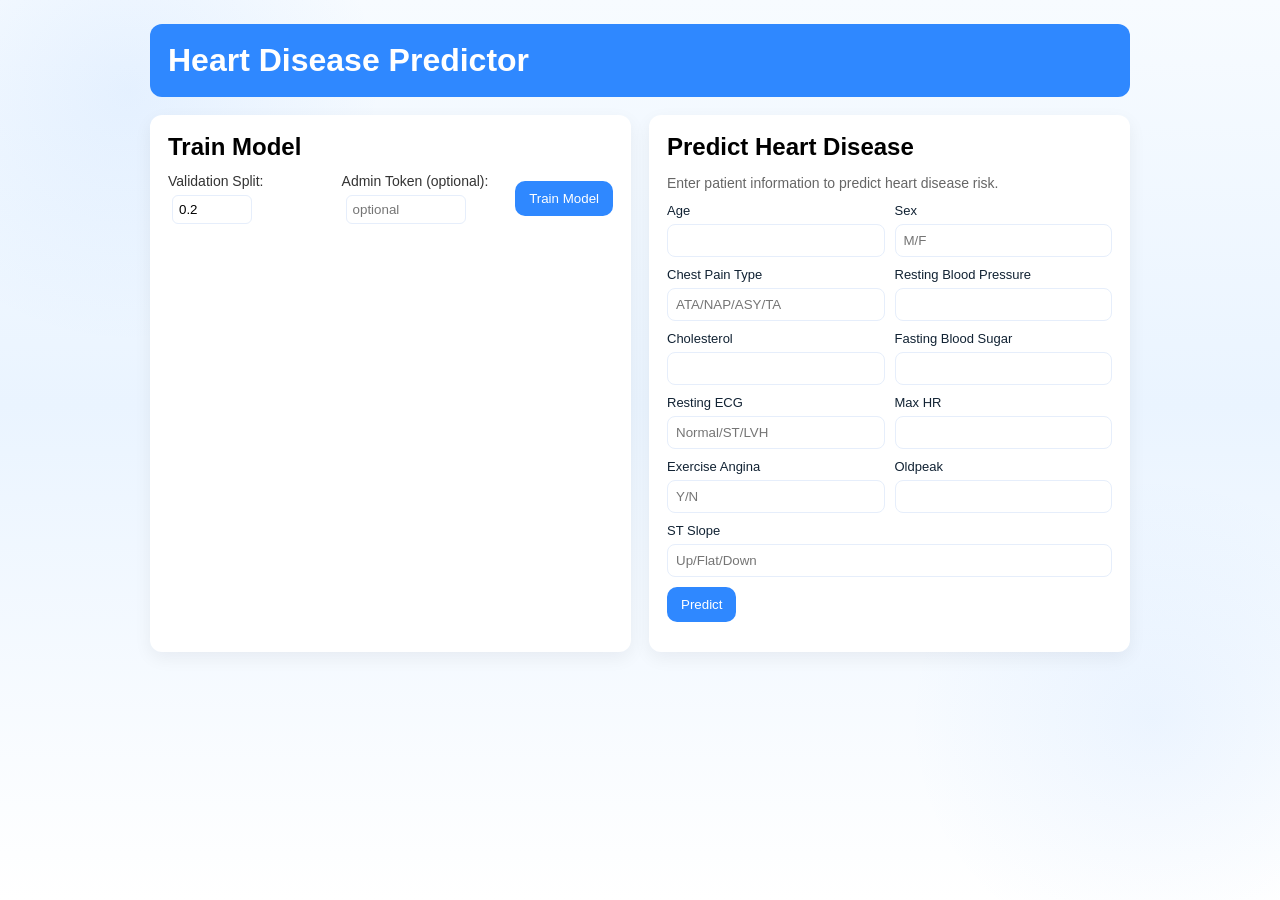
<file: index.html>
<!doctype html>
<html lang="en">
  <head>
    <meta charset="utf-8" />
    <meta name="viewport" content="width=device-width, initial-scale=1" />
    <title>Heart Disease Predictor</title>
    <link rel="stylesheet" href="styles.css" />
  </head>
  <body>
    <div class="app">
      <header class="hero">
        <h1>Heart Disease Predictor</h1>
      </header>

      <main class="grid">
        <section class="panel">
          <h2>Train Model</h2>
          <div style="display:flex;gap:8px;align-items:center;flex-wrap:wrap">
            <label style="font-size:14px;color:#333">Validation Split:
              <input id="val_size" type="number" step="0.05" min="0" max="0.9" value="0.2" title="Validation size (0-0.9)" style="width:80px;padding:6px;border-radius:6px;border:1px solid #e6eefb;margin-left:4px" />
            </label>
            <label style="font-size:14px;color:#333" title="Optional: Enter admin token to authorize training">Admin Token (optional):
              <input id="train_secret" type="password" placeholder="optional" style="width:120px;padding:6px;border-radius:6px;border:1px solid #e6eefb;margin-left:4px" />
            </label>
            <button id="trainBtn" class="btn primary">Train Model</button>
          </div>
          <div id="trainResult" class="result" style="margin-top:12px"></div>
          <div id="analysisPanel" style="margin-top:16px;display:none">
            <h3 style="font-size:22px;margin-bottom:8px;color:#333">Prediction & Analysis</h3>
            <canvas id="probChart" width="280" height="180"></canvas>
            <div id="probLabel" style="font-size:14px;margin-top:8px;color:#123"></div>
            
            <div style="margin-top:20px">
              <h4 style="font-size:16px;margin-bottom:12px;color:#333;font-weight:600">Key Factors</h4>
              <div id="keyFactors" style="font-size:14px;line-height:1.8">
                <!-- Key factors will be populated here -->
              </div>
            </div>
          </div>
        </section>

        <section class="panel">
          <h2>Predict Heart Disease</h2>
          <p style="color:#666;font-size:14px;margin-bottom:12px">
            Enter patient information to predict heart disease risk.
          </p>
          <form id="predictForm">
            <div class="row">
              <label>Age<input name="Age" required /></label>
              <label>Sex<input name="Sex" required placeholder="M/F"/></label>
            </div>
            <div class="row">
              <label>Chest Pain Type<input name="ChestPainType" required placeholder="ATA/NAP/ASY/TA"/></label>
              <label>Resting Blood Pressure<input name="RestingBP" required/></label>
            </div>
            <div class="row">
              <label>Cholesterol<input name="Cholesterol" required/></label>
              <label>Fasting Blood Sugar<input name="FastingBS" required/></label>
            </div>
            <div class="row">
              <label>Resting ECG<input name="RestingECG" required placeholder="Normal/ST/LVH"/></label>
              <label>Max HR<input name="MaxHR" required/></label>
            </div>
            <div class="row">
              <label>Exercise Angina<input name="ExerciseAngina" required placeholder="Y/N"/></label>
              <label>Oldpeak<input name="Oldpeak" required/></label>
            </div>
            <div class="row">
              <label>ST Slope<input name="ST_Slope" required placeholder="Up/Flat/Down"/></label>
            </div>

            <button type="button" id="predictBtn" class="btn primary">Predict</button>
          </form>
          <div id="predictResult" class="result"></div>
        </section>
      </main>
    </div>
    <script src="main.js"></script>
  </body>
</html>
</file>
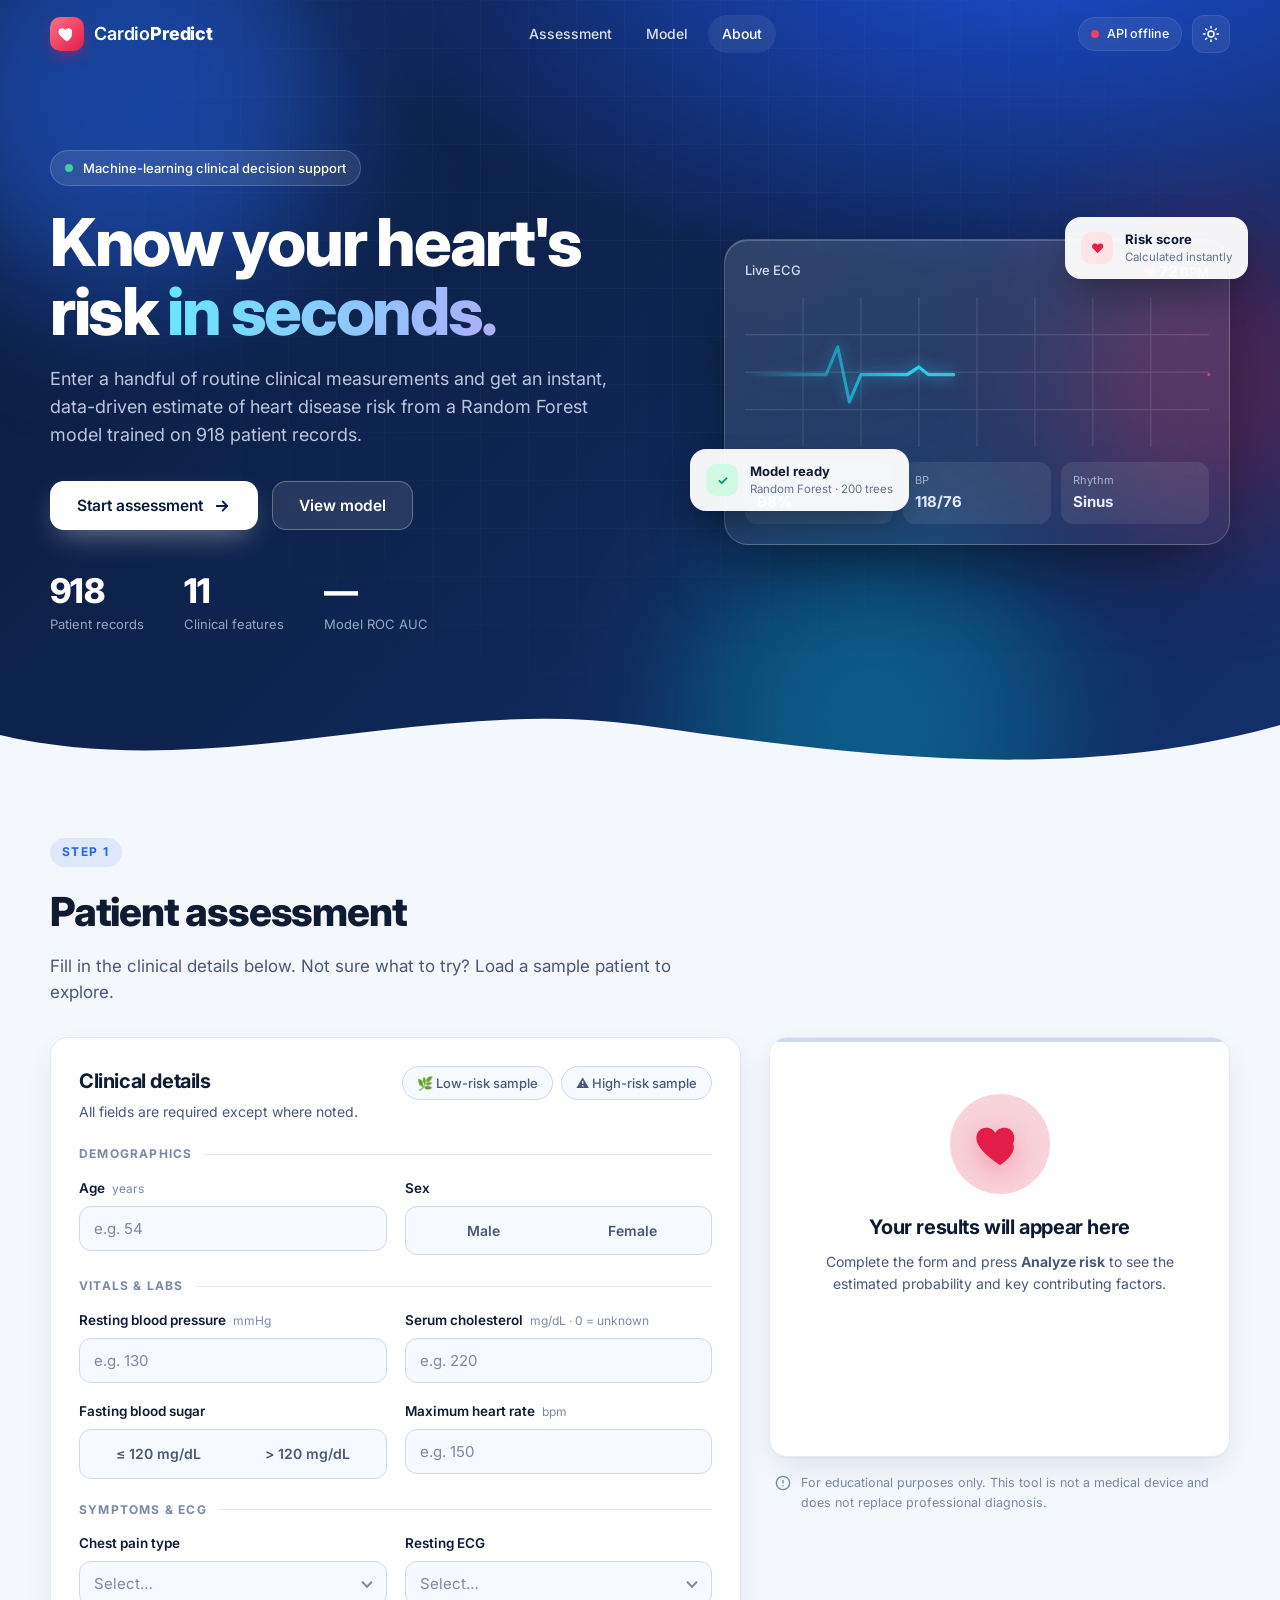
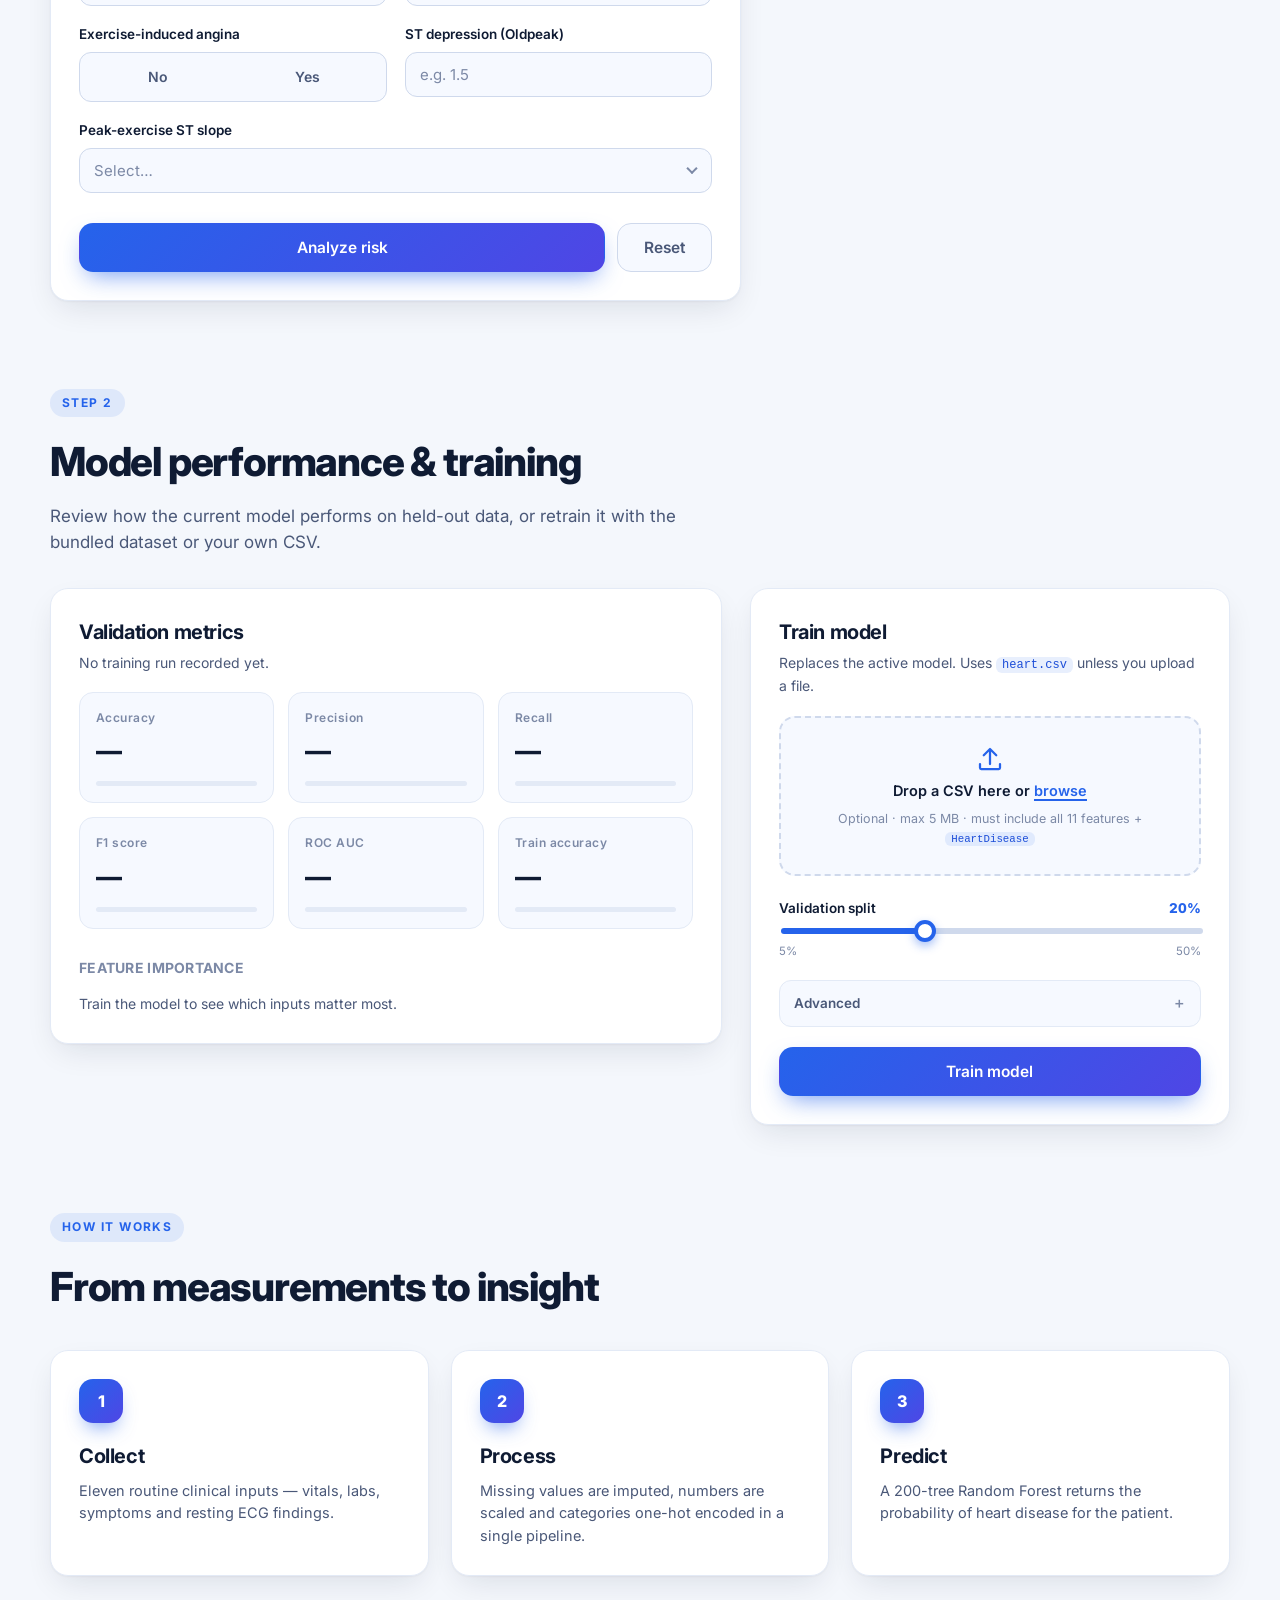
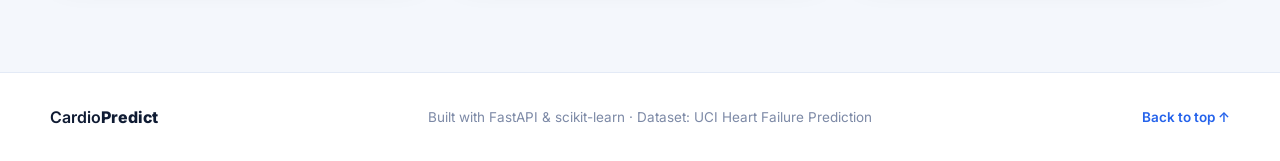
<file: frontend/index.html>
<!doctype html>
<html lang="en">
  <head>
    <meta charset="utf-8" />
    <meta name="viewport" content="width=device-width, initial-scale=1" />
    <meta name="description" content="AI-assisted heart disease risk estimation using a Random Forest model trained on clinical data." />
    <meta name="theme-color" content="#0b1b3a" />
    <title>CardioPredict — Heart Disease Risk Assessment</title>
    <link rel="icon" href="data:image/svg+xml,%3Csvg xmlns='http://www.w3.org/2000/svg' viewBox='0 0 24 24'%3E%3Cpath fill='%23ef4444' d='M12 21s-7.5-4.6-9.6-9.2C.9 8.5 2.7 5 6.1 5c2 0 3.3 1.1 3.9 2.2h.0C10.6 6.1 11.9 5 13.9 5c3.4 0 5.2 3.5 3.7 6.8C19.5 16.4 12 21 12 21z'/%3E%3C/svg%3E" />
    <link rel="preconnect" href="https://fonts.googleapis.com" />
    <link rel="preconnect" href="https://fonts.gstatic.com" crossorigin />
    <link href="https://fonts.googleapis.com/css2?family=Inter:wght@400;500;600;700;800&display=swap" rel="stylesheet" />
    <link rel="stylesheet" href="styles.css" />
    <script>
      // Apply the saved theme before first paint to avoid a flash.
      try {
        var t = localStorage.getItem('theme');
        if (!t) t = matchMedia('(prefers-color-scheme: dark)').matches ? 'dark' : 'light';
        document.documentElement.setAttribute('data-theme', t);
      } catch (e) {}
    </script>
  </head>
  <body>
    <div class="scroll-progress" id="scrollProgress" aria-hidden="true"></div>

    <!-- ============ NAV ============ -->
    <nav class="nav" id="nav">
      <div class="container nav-inner">
        <a class="brand" href="#top" aria-label="CardioPredict home">
          <span class="brand-mark">
            <svg viewBox="0 0 24 24" width="20" height="20" aria-hidden="true"><path fill="currentColor" d="M12 21s-7.5-4.6-9.6-9.2C.9 8.5 2.7 5 6.1 5c2 0 3.3 1.1 3.9 2.2C10.6 6.1 11.9 5 13.9 5c3.4 0 5.2 3.5 3.7 6.8C19.5 16.4 12 21 12 21z"/></svg>
          </span>
          <span class="brand-name">Cardio<b>Predict</b></span>
        </a>
        <div class="nav-links">
          <a href="#assess">Assessment</a>
          <a href="#train">Model</a>
          <a href="#about">About</a>
        </div>
        <div class="nav-actions">
          <span class="status-pill" id="statusPill" data-state="checking" role="status" aria-live="polite">
            <span class="dot"></span><span id="statusText">Connecting…</span>
          </span>
          <button class="icon-btn" id="themeToggle" type="button" aria-label="Toggle dark mode" title="Toggle dark mode">
            <svg class="i-sun" viewBox="0 0 24 24" width="18" height="18" fill="none" stroke="currentColor" stroke-width="2" stroke-linecap="round"><circle cx="12" cy="12" r="4"/><path d="M12 2v2M12 20v2M4.9 4.9l1.4 1.4M17.7 17.7l1.4 1.4M2 12h2M20 12h2M4.9 19.1l1.4-1.4M17.7 6.3l1.4-1.4"/></svg>
            <svg class="i-moon" viewBox="0 0 24 24" width="18" height="18" fill="none" stroke="currentColor" stroke-width="2" stroke-linecap="round" stroke-linejoin="round"><path d="M21 12.8A9 9 0 1 1 11.2 3a7 7 0 0 0 9.8 9.8z"/></svg>
          </button>
        </div>
      </div>
    </nav>

    <!-- ============ HERO ============ -->
    <header class="hero" id="top">
      <div class="blob b1"></div><div class="blob b2"></div><div class="blob b3"></div>
      <div class="hero-grid-bg" aria-hidden="true"></div>
      <div class="container hero-inner">
        <div class="hero-copy">
          <span class="eyebrow reveal"><span class="pulse-dot"></span> Machine-learning clinical decision support</span>
          <h1 class="reveal" style="--d:80ms">Know your heart's risk <span class="grad-text">in seconds.</span></h1>
          <p class="lead reveal" style="--d:160ms">
            Enter a handful of routine clinical measurements and get an instant, data-driven
            estimate of heart disease risk from a Random Forest model trained on 918 patient records.
          </p>
          <div class="hero-cta reveal" style="--d:240ms">
            <a href="#assess" class="btn btn-light btn-lg">Start assessment
              <svg viewBox="0 0 24 24" width="18" height="18" fill="none" stroke="currentColor" stroke-width="2.4" stroke-linecap="round" stroke-linejoin="round"><path d="M5 12h14M13 6l6 6-6 6"/></svg>
            </a>
            <a href="#train" class="btn btn-ghost btn-lg">View model</a>
          </div>
          <dl class="hero-stats reveal" style="--d:320ms">
            <div><dt data-count="918">0</dt><dd>Patient records</dd></div>
            <div><dt data-count="11">0</dt><dd>Clinical features</dd></div>
            <div><dt id="heroAuc">—</dt><dd>Model ROC&nbsp;AUC</dd></div>
          </dl>
        </div>

        <div class="hero-visual reveal" style="--d:200ms" aria-hidden="true">
          <div class="monitor">
            <div class="monitor-head">
              <span>Live ECG</span>
              <span class="bpm"><i class="beat-heart">♥</i> <b id="bpmNum">72</b> BPM</span>
            </div>
            <svg class="ecg" viewBox="0 0 400 120" preserveAspectRatio="none">
              <defs>
                <linearGradient id="ecgGrad" x1="0" x2="1"><stop offset="0" stop-color="#22d3ee" stop-opacity="0"/><stop offset=".35" stop-color="#22d3ee"/><stop offset="1" stop-color="#f43f5e"/></linearGradient>
              </defs>
              <g class="ecg-grid" stroke="currentColor" stroke-opacity=".12"><path d="M0 30H400M0 60H400M0 90H400M50 0V120M100 0V120M150 0V120M200 0V120M250 0V120M300 0V120M350 0V120"/></g>
              <path class="ecg-line" pathLength="1" d="M0 62 H60 L70 62 L80 40 L90 84 L100 62 H130 L140 62 L150 56 L158 62 H190 L200 62 L210 12 L222 108 L234 62 H270 L280 62 L290 48 L300 62 H340 L350 62 L360 40 L370 84 L380 62 H400"/>
            </svg>
            <div class="monitor-foot">
              <div><small>SpO₂</small><b>98%</b></div>
              <div><small>BP</small><b>118/76</b></div>
              <div><small>Rhythm</small><b>Sinus</b></div>
            </div>
          </div>
          <div class="float-card fc1"><span class="fc-ico ok">✓</span><div><b>Model ready</b><small>Random Forest · 200 trees</small></div></div>
          <div class="float-card fc2"><span class="fc-ico risk">♥</span><div><b>Risk score</b><small>Calculated instantly</small></div></div>
        </div>
      </div>
      <svg class="hero-wave" viewBox="0 0 1440 80" preserveAspectRatio="none" aria-hidden="true"><path d="M0 40 C240 90 480 0 720 30 C960 60 1200 90 1440 30 V80 H0Z"/></svg>
    </header>

    <main class="container main">
      <!-- ============ ASSESSMENT ============ -->
      <section class="section" id="assess">
        <div class="section-head reveal">
          <span class="kicker">Step 1</span>
          <h2>Patient assessment</h2>
          <p>Fill in the clinical details below. Not sure what to try? Load a sample patient to explore.</p>
        </div>

        <div class="assess-grid">
          <div class="card spot reveal">
            <div class="card-head">
              <div>
                <h3>Clinical details</h3>
                <p class="muted">All fields are required except where noted.</p>
              </div>
              <div class="chips">
                <button type="button" class="chip" data-sample="low">🌿 Low-risk sample</button>
                <button type="button" class="chip" data-sample="high">⚠️ High-risk sample</button>
              </div>
            </div>

            <form id="predictForm" novalidate>
              <fieldset>
                <legend>Demographics</legend>
                <div class="fields">
                  <div class="field">
                    <label for="Age">Age <small>years</small></label>
                    <input id="Age" name="Age" type="number" inputmode="numeric" min="1" max="120" step="1" placeholder="e.g. 54" required />
                    <span class="err" data-for="Age"></span>
                  </div>
                  <div class="field">
                    <span class="label" id="lblSex">Sex</span>
                    <div class="seg" role="radiogroup" aria-labelledby="lblSex">
                      <label><input type="radio" name="Sex" value="M" required /><span>Male</span></label>
                      <label><input type="radio" name="Sex" value="F" /><span>Female</span></label>
                      <i class="seg-thumb"></i>
                    </div>
                    <span class="err" data-for="Sex"></span>
                  </div>
                </div>
              </fieldset>

              <fieldset>
                <legend>Vitals &amp; labs</legend>
                <div class="fields">
                  <div class="field">
                    <label for="RestingBP">Resting blood pressure <small>mmHg</small></label>
                    <input id="RestingBP" name="RestingBP" type="number" inputmode="numeric" min="0" max="300" step="1" placeholder="e.g. 130" required />
                    <span class="err" data-for="RestingBP"></span>
                  </div>
                  <div class="field">
                    <label for="Cholesterol">Serum cholesterol <small>mg/dL · 0 = unknown</small></label>
                    <input id="Cholesterol" name="Cholesterol" type="number" inputmode="numeric" min="0" max="1000" step="1" placeholder="e.g. 220" required />
                    <span class="err" data-for="Cholesterol"></span>
                  </div>
                  <div class="field">
                    <span class="label" id="lblFbs">Fasting blood sugar</span>
                    <div class="seg" role="radiogroup" aria-labelledby="lblFbs">
                      <label><input type="radio" name="FastingBS" value="0" required /><span>≤ 120 mg/dL</span></label>
                      <label><input type="radio" name="FastingBS" value="1" /><span>&gt; 120 mg/dL</span></label>
                      <i class="seg-thumb"></i>
                    </div>
                    <span class="err" data-for="FastingBS"></span>
                  </div>
                  <div class="field">
                    <label for="MaxHR">Maximum heart rate <small>bpm</small></label>
                    <input id="MaxHR" name="MaxHR" type="number" inputmode="numeric" min="30" max="250" step="1" placeholder="e.g. 150" required />
                    <span class="err" data-for="MaxHR"></span>
                  </div>
                </div>
              </fieldset>

              <fieldset>
                <legend>Symptoms &amp; ECG</legend>
                <div class="fields">
                  <div class="field">
                    <label for="ChestPainType">Chest pain type</label>
                    <div class="select-wrap">
                      <select id="ChestPainType" name="ChestPainType" required>
                        <option value="" disabled selected>Select…</option>
                        <option value="TA">Typical angina (TA)</option>
                        <option value="ATA">Atypical angina (ATA)</option>
                        <option value="NAP">Non-anginal pain (NAP)</option>
                        <option value="ASY">Asymptomatic (ASY)</option>
                      </select>
                    </div>
                    <span class="err" data-for="ChestPainType"></span>
                  </div>
                  <div class="field">
                    <label for="RestingECG">Resting ECG</label>
                    <div class="select-wrap">
                      <select id="RestingECG" name="RestingECG" required>
                        <option value="" disabled selected>Select…</option>
                        <option value="Normal">Normal</option>
                        <option value="ST">ST-T wave abnormality</option>
                        <option value="LVH">Left ventricular hypertrophy</option>
                      </select>
                    </div>
                    <span class="err" data-for="RestingECG"></span>
                  </div>
                  <div class="field">
                    <span class="label" id="lblAng">Exercise-induced angina</span>
                    <div class="seg" role="radiogroup" aria-labelledby="lblAng">
                      <label><input type="radio" name="ExerciseAngina" value="N" required /><span>No</span></label>
                      <label><input type="radio" name="ExerciseAngina" value="Y" /><span>Yes</span></label>
                      <i class="seg-thumb"></i>
                    </div>
                    <span class="err" data-for="ExerciseAngina"></span>
                  </div>
                  <div class="field">
                    <label for="Oldpeak">ST depression (Oldpeak)</label>
                    <input id="Oldpeak" name="Oldpeak" type="number" inputmode="decimal" min="-5" max="10" step="0.1" placeholder="e.g. 1.5" required />
                    <span class="err" data-for="Oldpeak"></span>
                  </div>
                  <div class="field full">
                    <label for="ST_Slope">Peak-exercise ST slope</label>
                    <div class="select-wrap">
                      <select id="ST_Slope" name="ST_Slope" required>
                        <option value="" disabled selected>Select…</option>
                        <option value="Up">Upsloping</option>
                        <option value="Flat">Flat</option>
                        <option value="Down">Downsloping</option>
                      </select>
                    </div>
                    <span class="err" data-for="ST_Slope"></span>
                  </div>
                </div>
              </fieldset>

              <div class="form-actions">
                <button type="submit" id="predictBtn" class="btn btn-primary btn-lg">
                  <span class="btn-label">Analyze risk</span>
                  <span class="spinner" aria-hidden="true"></span>
                </button>
                <button type="button" id="resetBtn" class="btn btn-quiet btn-lg">Reset</button>
              </div>
            </form>
          </div>

          <!-- Result column -->
          <aside class="result-col reveal" style="--d:120ms" aria-live="polite">
            <div class="card result-card" id="resultCard" data-state="empty">
              <!-- empty -->
              <div class="state state-empty">
                <div class="empty-heart"><span></span><svg viewBox="0 0 24 24" width="56" height="56"><path fill="currentColor" d="M12 21s-7.5-4.6-9.6-9.2C.9 8.5 2.7 5 6.1 5c2 0 3.3 1.1 3.9 2.2C10.6 6.1 11.9 5 13.9 5c3.4 0 5.2 3.5 3.7 6.8C19.5 16.4 12 21 12 21z"/></svg></div>
                <h3>Your results will appear here</h3>
                <p class="muted">Complete the form and press <b>Analyze risk</b> to see the estimated probability and key contributing factors.</p>
              </div>
              <!-- loading -->
              <div class="state state-loading">
                <div class="ring-loader"></div>
                <h3>Analyzing…</h3>
                <p class="muted">Running the model on the submitted values.</p>
                <div class="skeleton"></div><div class="skeleton s2"></div><div class="skeleton s3"></div>
              </div>
              <!-- result -->
              <div class="state state-result">
                <div class="gauge-wrap">
                  <svg class="gauge" viewBox="0 0 180 180" aria-hidden="true">
                    <defs>
                      <linearGradient id="gaugeLow" x1="0" y1="0" x2="1" y2="1"><stop offset="0" stop-color="#34d399"/><stop offset="1" stop-color="#10b981"/></linearGradient>
                      <linearGradient id="gaugeMod" x1="0" y1="0" x2="1" y2="1"><stop offset="0" stop-color="#fbbf24"/><stop offset="1" stop-color="#f59e0b"/></linearGradient>
                      <linearGradient id="gaugeHigh" x1="0" y1="0" x2="1" y2="1"><stop offset="0" stop-color="#fb7185"/><stop offset="1" stop-color="#e11d48"/></linearGradient>
                    </defs>
                    <circle class="g-track" cx="90" cy="90" r="76" />
                    <circle class="g-bar" id="gaugeBar" cx="90" cy="90" r="76" pathLength="100" />
                  </svg>
                  <div class="gauge-center">
                    <span class="gauge-num"><span id="riskNum">0</span><i>%</i></span>
                    <span class="gauge-cap">Estimated risk</span>
                  </div>
                </div>
                <div class="risk-badge" id="riskBadge">Low risk</div>
                <p class="verdict" id="verdict"></p>

                <div class="factors">
                  <h4>Contributing factors</h4>
                  <ul id="keyFactors"></ul>
                </div>
              </div>
              <!-- error -->
              <div class="state state-error">
                <div class="err-ico">!</div>
                <h3>Something went wrong</h3>
                <p class="muted" id="errorMsg"></p>
                <button type="button" class="btn btn-quiet" id="retryBtn">Dismiss</button>
              </div>
            </div>

            <p class="disclaimer">
              <svg viewBox="0 0 24 24" width="16" height="16" fill="none" stroke="currentColor" stroke-width="2" stroke-linecap="round" stroke-linejoin="round"><circle cx="12" cy="12" r="10"/><path d="M12 8v4M12 16h.01"/></svg>
              For educational purposes only. This tool is not a medical device and does not replace professional diagnosis.
            </p>
          </aside>
        </div>
      </section>

      <!-- ============ TRAIN ============ -->
      <section class="section" id="train">
        <div class="section-head reveal">
          <span class="kicker">Step 2</span>
          <h2>Model performance &amp; training</h2>
          <p>Review how the current model performs on held-out data, or retrain it with the bundled dataset or your own CSV.</p>
        </div>

        <div class="train-grid">
          <div class="card spot reveal">
            <div class="card-head"><div><h3>Validation metrics</h3><p class="muted" id="trainedAt">No training run recorded yet.</p></div></div>
            <div class="metrics" id="metrics">
              <div class="metric" data-key="val_accuracy"><span class="m-label">Accuracy</span><span class="m-val">—</span><span class="m-bar"><i></i></span></div>
              <div class="metric" data-key="val_precision"><span class="m-label">Precision</span><span class="m-val">—</span><span class="m-bar"><i></i></span></div>
              <div class="metric" data-key="val_recall"><span class="m-label">Recall</span><span class="m-val">—</span><span class="m-bar"><i></i></span></div>
              <div class="metric" data-key="val_f1"><span class="m-label">F1 score</span><span class="m-val">—</span><span class="m-bar"><i></i></span></div>
              <div class="metric" data-key="val_roc_auc"><span class="m-label">ROC AUC</span><span class="m-val">—</span><span class="m-bar"><i></i></span></div>
              <div class="metric" data-key="train_accuracy"><span class="m-label">Train accuracy</span><span class="m-val">—</span><span class="m-bar"><i></i></span></div>
            </div>
            <h4 class="sub">Feature importance</h4>
            <div class="importance" id="importance"><p class="muted">Train the model to see which inputs matter most.</p></div>
          </div>

          <div class="card spot reveal" style="--d:120ms">
            <div class="card-head"><div><h3>Train model</h3><p class="muted">Replaces the active model. Uses <code>heart.csv</code> unless you upload a file.</p></div></div>

            <label class="dropzone" id="dropzone" for="file">
              <input id="file" type="file" accept=".csv,text/csv" hidden />
              <svg viewBox="0 0 24 24" width="30" height="30" fill="none" stroke="currentColor" stroke-width="1.8" stroke-linecap="round" stroke-linejoin="round"><path d="M12 16V4M7 9l5-5 5 5"/><path d="M4 16v3a1 1 0 0 0 1 1h14a1 1 0 0 0 1-1v-3"/></svg>
              <span class="dz-title" id="dzTitle">Drop a CSV here or <u>browse</u></span>
              <span class="dz-sub" id="dzSub">Optional · max 5 MB · must include all 11 features + <code>HeartDisease</code></span>
            </label>
            <button type="button" class="link-btn" id="clearFile" hidden>Remove file</button>

            <div class="field slider-field">
              <label for="val_size">Validation split <output id="valOut">20%</output></label>
              <input id="val_size" type="range" min="0.05" max="0.5" step="0.05" value="0.2" />
              <div class="ticks"><span>5%</span><span>50%</span></div>
            </div>

            <details class="advanced">
              <summary>Advanced</summary>
              <div class="field">
                <label for="train_secret">Admin token <small>only if the server sets TRAIN_SECRET</small></label>
                <input id="train_secret" type="password" autocomplete="off" placeholder="Optional" />
              </div>
            </details>

            <button type="button" id="trainBtn" class="btn btn-primary btn-lg block">
              <span class="btn-label">Train model</span>
              <span class="spinner" aria-hidden="true"></span>
            </button>
          </div>
        </div>
      </section>

      <!-- ============ ABOUT ============ -->
      <section class="section" id="about">
        <div class="section-head reveal">
          <span class="kicker">How it works</span>
          <h2>From measurements to insight</h2>
        </div>
        <div class="steps">
          <article class="step card reveal"><span class="step-n">1</span><h3>Collect</h3><p>Eleven routine clinical inputs — vitals, labs, symptoms and resting ECG findings.</p></article>
          <article class="step card reveal" style="--d:100ms"><span class="step-n">2</span><h3>Process</h3><p>Missing values are imputed, numbers are scaled and categories one-hot encoded in a single pipeline.</p></article>
          <article class="step card reveal" style="--d:200ms"><span class="step-n">3</span><h3>Predict</h3><p>A 200-tree Random Forest returns the probability of heart disease for the patient.</p></article>
        </div>
      </section>
    </main>

    <footer class="footer">
      <div class="container footer-inner">
        <span class="brand-name">Cardio<b>Predict</b></span>
        <span>Built with FastAPI &amp; scikit-learn · Dataset: UCI Heart Failure Prediction</span>
        <a href="#top" class="to-top">Back to top ↑</a>
      </div>
    </footer>

    <!-- confirm dialog -->
    <dialog id="confirmDlg" class="dialog">
      <form method="dialog">
        <div class="dlg-ico">⟳</div>
        <h3>Train a new model?</h3>
        <p id="confirmText" class="muted"></p>
        <div class="dlg-actions">
          <button value="cancel" class="btn btn-quiet">Cancel</button>
          <button value="ok" class="btn btn-primary" id="confirmOk">Train now</button>
        </div>
      </form>
    </dialog>

    <div class="toasts" id="toasts" aria-live="polite"></div>

    <script src="main.js"></script>
  </body>
</html>
</file>
<file: styles.css>
:root{
  --blue:#2f88ff;
  --muted:#f3f6fb;
  --card:#ffffff;
}
*{box-sizing:border-box;font-family:Inter,Segoe UI,Arial,sans-serif}
body{
  /* soft layered background with subtle radial highlights */
  background:
    radial-gradient(circle at 10% 10%, rgba(47,136,255,0.08), transparent 18%),
    radial-gradient(circle at 90% 80%, rgba(47,136,255,0.06), transparent 18%),
    linear-gradient(180deg,#f7fbff 0%, #eaf4ff 45%, #ffffff 100%);
  background-attachment: fixed;
  margin:0;padding:24px;
}
.app{max-width:980px;margin:0 auto}
.hero{display:flex;align-items:center;gap:12px;background:var(--blue);color:white;padding:18px;border-radius:12px}
.hero .logo{font-size:28px}
.grid{display:grid;grid-template-columns:1fr 1fr;gap:18px;margin-top:18px}
.panel{background:var(--card);padding:18px;border-radius:12px;box-shadow:0 6px 18px rgba(15,20,40,0.06)}
h1,h2{margin:0}
h2{margin-bottom:12px}
.row{display:flex;gap:10px;margin-bottom:10px}
label{flex:1;display:flex;flex-direction:column;font-size:13px;color:#123}
input{padding:8px;border-radius:8px;border:1px solid #e6eefb;margin-top:6px}
.btn{padding:10px 14px;border-radius:10px;border:0;cursor:pointer}
.btn.primary{background:var(--blue);color:white}
.result{margin-top:12px;color:#123}
.footer{text-align:center;margin-top:18px;color:#667}
</file>
<file: frontend/styles.css>
/* ==========================================================
   CardioPredict — design tokens
   ========================================================== */
:root {
  --font: "Inter", "Segoe UI", system-ui, -apple-system, Roboto, Arial, sans-serif;

  --bg: #f4f7fc;
  --bg-2: #eaf0fa;
  --surface: #ffffff;
  --surface-2: #f6f9ff;
  --border: #e3eaf6;
  --border-strong: #cfd9ec;
  --text: #0f1b33;
  --text-2: #4a5878;
  --text-3: #7c89a6;

  --brand: #2563eb;
  --brand-2: #06b6d4;
  --brand-ink: #1d4ed8;
  --brand-soft: rgba(37, 99, 235, .1);

  --ok: #10b981;
  --ok-soft: rgba(16, 185, 129, .12);
  --warn: #f59e0b;
  --warn-soft: rgba(245, 158, 11, .14);
  --danger: #e11d48;
  --danger-soft: rgba(225, 29, 72, .1);

  --hero-1: #0b1b3a;
  --hero-2: #12306b;

  --radius: 18px;
  --radius-sm: 12px;
  --shadow-sm: 0 1px 2px rgba(15, 27, 51, .05), 0 2px 8px rgba(15, 27, 51, .04);
  --shadow: 0 1px 2px rgba(15, 27, 51, .04), 0 12px 32px -8px rgba(15, 27, 51, .12);
  --shadow-lg: 0 24px 60px -16px rgba(37, 99, 235, .25);

  --ease: cubic-bezier(.22, 1, .36, 1);
}

:root[data-theme="dark"] {
  --bg: #070d1c;
  --bg-2: #0a1226;
  --surface: #0f1830;
  --surface-2: #131e3a;
  --border: #1d2a4a;
  --border-strong: #2a3a62;
  --text: #e8eefc;
  --text-2: #a5b3d4;
  --text-3: #70809f;
  --brand: #4f8cff;
  --brand-ink: #7aa7ff;
  --brand-soft: rgba(79, 140, 255, .14);
  --ok-soft: rgba(16, 185, 129, .16);
  --warn-soft: rgba(245, 158, 11, .16);
  --danger-soft: rgba(244, 63, 94, .16);
  --shadow-sm: 0 1px 2px rgba(0, 0, 0, .3);
  --shadow: 0 1px 2px rgba(0, 0, 0, .3), 0 16px 40px -10px rgba(0, 0, 0, .55);
  --shadow-lg: 0 24px 60px -16px rgba(79, 140, 255, .3);
  color-scheme: dark;
}

/* ==========================================================
   Base
   ========================================================== */
*, *::before, *::after { box-sizing: border-box; }
html { scroll-behavior: smooth; scroll-padding-top: 84px; }
body {
  margin: 0;
  font-family: var(--font);
  color: var(--text);
  background: var(--bg);
  line-height: 1.55;
  -webkit-font-smoothing: antialiased;
  transition: background .4s var(--ease), color .4s var(--ease);
}
h1, h2, h3, h4, p, dl, dd, ul { margin: 0; }
ul { padding: 0; list-style: none; }
a { color: inherit; text-decoration: none; }
code { font-family: ui-monospace, SFMono-Regular, Menlo, Consolas, monospace; font-size: .86em; background: var(--brand-soft); color: var(--brand-ink); padding: 1px 6px; border-radius: 6px; }
.container { width: min(1180px, 100% - 40px); margin-inline: auto; }
.muted { color: var(--text-2); font-size: 14px; }
:focus-visible { outline: 3px solid color-mix(in srgb, var(--brand) 55%, transparent); outline-offset: 2px; border-radius: 8px; }
::selection { background: var(--brand); color: #fff; }

.scroll-progress {
  position: fixed; inset: 0 0 auto 0; height: 3px; z-index: 100;
  background: linear-gradient(90deg, var(--brand-2), var(--brand), #a855f7);
  transform-origin: 0 50%; transform: scaleX(0);
}

/* reveal on scroll */
.reveal { opacity: 0; transform: translateY(24px); transition: opacity .8s var(--ease) var(--d, 0ms), transform .8s var(--ease) var(--d, 0ms); }
.reveal.in { opacity: 1; transform: none; }

/* ==========================================================
   Navigation
   ========================================================== */
.nav {
  position: fixed; inset: 0 0 auto 0; z-index: 50;
  transition: background .3s, box-shadow .3s, backdrop-filter .3s;
  color: #fff;
}
.nav.scrolled {
  background: color-mix(in srgb, var(--surface) 94%, transparent);
  backdrop-filter: saturate(160%) blur(14px);
  -webkit-backdrop-filter: saturate(160%) blur(14px);
  box-shadow: 0 1px 0 var(--border), var(--shadow-sm);
  color: var(--text);
}
.nav-inner { display: flex; align-items: center; justify-content: space-between; height: 68px; gap: 16px; }
.brand { display: flex; align-items: center; gap: 10px; font-weight: 600; letter-spacing: -.01em; }
.brand-mark {
  display: grid; place-items: center; width: 34px; height: 34px; border-radius: 10px; color: #fff;
  background: linear-gradient(135deg, #fb7185, #e11d48);
  box-shadow: 0 6px 16px -4px rgba(225, 29, 72, .6);
  animation: heartbeat 1.6s ease-in-out infinite;
}
.brand-name { font-size: 18px; }
.brand-name b { font-weight: 800; }
.nav-links { display: flex; gap: 6px; }
.nav-links a {
  padding: 8px 14px; border-radius: 999px; font-size: 14px; font-weight: 500; opacity: .85;
  position: relative; transition: background .25s, opacity .25s;
}
.nav-links a:hover, .nav-links a.active { opacity: 1; background: rgba(127, 150, 200, .16); }
.nav-actions { display: flex; align-items: center; gap: 10px; }

.status-pill {
  display: inline-flex; align-items: center; gap: 8px; font-size: 12.5px; font-weight: 500;
  padding: 6px 12px; border-radius: 999px;
  background: rgba(127, 150, 200, .16); border: 1px solid rgba(127, 150, 200, .22);
}
.status-pill .dot { width: 8px; height: 8px; border-radius: 50%; background: #94a3b8; }
.status-pill[data-state="ok"] .dot { background: #10b981; box-shadow: 0 0 0 0 rgba(16, 185, 129, .6); animation: ping 2s infinite; }
.status-pill[data-state="warn"] .dot { background: #f59e0b; }
.status-pill[data-state="down"] .dot { background: #f43f5e; }
.status-pill[data-state="checking"] .dot { animation: blink 1s infinite; }

.icon-btn {
  display: grid; place-items: center; width: 38px; height: 38px; border-radius: 12px; cursor: pointer;
  color: inherit; background: rgba(127, 150, 200, .16); border: 1px solid rgba(127, 150, 200, .22);
  transition: transform .25s var(--ease), background .25s;
}
.icon-btn:hover { transform: rotate(14deg) scale(1.06); background: rgba(127, 150, 200, .28); }
.i-moon { display: none; }
:root[data-theme="dark"] .i-sun { display: none; }
:root[data-theme="dark"] .i-moon { display: block; }

/* ==========================================================
   Hero
   ========================================================== */
.hero {
  position: relative; overflow: hidden; color: #fff;
  padding: 150px 0 140px;
  background: radial-gradient(1200px 600px at 80% -10%, #1d4ed8 0%, transparent 60%),
              linear-gradient(135deg, var(--hero-1), var(--hero-2));
}
.hero-grid-bg {
  position: absolute; inset: 0; opacity: .5; pointer-events: none;
  background-image: linear-gradient(rgba(255,255,255,.06) 1px, transparent 1px), linear-gradient(90deg, rgba(255,255,255,.06) 1px, transparent 1px);
  background-size: 48px 48px;
  mask-image: radial-gradient(ellipse at 50% 30%, #000 20%, transparent 75%);
  -webkit-mask-image: radial-gradient(ellipse at 50% 30%, #000 20%, transparent 75%);
}
.blob { position: absolute; border-radius: 50%; filter: blur(70px); opacity: .55; pointer-events: none; }
.b1 { width: 420px; height: 420px; background: #2563eb; top: -120px; left: -80px; animation: drift 18s ease-in-out infinite; }
.b2 { width: 360px; height: 360px; background: #06b6d4; bottom: -120px; right: 18%; animation: drift 22s ease-in-out infinite reverse; opacity: .35; }
.b3 { width: 300px; height: 300px; background: #e11d48; top: 30%; right: -80px; animation: drift 26s ease-in-out infinite; opacity: .3; }

.hero-inner { position: relative; display: grid; grid-template-columns: 1.1fr .9fr; gap: 56px; align-items: center; }
.eyebrow {
  display: inline-flex; align-items: center; gap: 10px; font-size: 13px; font-weight: 500;
  padding: 7px 14px; border-radius: 999px; background: rgba(255, 255, 255, .1); border: 1px solid rgba(255, 255, 255, .18);
  backdrop-filter: blur(8px);
}
.pulse-dot { width: 8px; height: 8px; border-radius: 50%; background: #34d399; animation: ping 2s infinite; }
.hero h1 { font-size: clamp(38px, 5.4vw, 66px); line-height: 1.04; letter-spacing: -.035em; font-weight: 800; margin: 22px 0 20px; }
.grad-text {
  background: linear-gradient(100deg, #67e8f9, #a5b4fc 45%, #fda4af);
  -webkit-background-clip: text; background-clip: text; color: transparent;
  background-size: 200% auto; animation: shimmer 6s linear infinite;
}
.lead { font-size: 18px; color: rgba(226, 234, 255, .82); max-width: 560px; }
.hero-cta { display: flex; flex-wrap: wrap; gap: 14px; margin-top: 32px; }
.hero-stats { display: flex; gap: 40px; margin-top: 44px; flex-wrap: wrap; }
.hero-stats dt { font-size: 34px; font-weight: 800; letter-spacing: -.02em; line-height: 1; }
.hero-stats dd { font-size: 13px; color: rgba(226, 234, 255, .65); margin-top: 6px; }

/* monitor visual */
.hero-visual { position: relative; }
.monitor {
  position: relative; padding: 20px; border-radius: 24px; color: #e5edff;
  background: linear-gradient(160deg, rgba(255,255,255,.14), rgba(255,255,255,.04));
  border: 1px solid rgba(255, 255, 255, .2); backdrop-filter: blur(18px);
  box-shadow: 0 30px 80px -20px rgba(0, 0, 0, .55), inset 0 1px 0 rgba(255,255,255,.2);
  animation: float 7s ease-in-out infinite;
}
.monitor-head { display: flex; justify-content: space-between; font-size: 13px; font-weight: 500; opacity: .9; }
.bpm b { font-size: 15px; }
.beat-heart { color: #fb7185; font-style: normal; display: inline-block; animation: heartbeat 1s ease-in-out infinite; }
.ecg { width: 100%; height: 150px; margin: 14px 0 8px; overflow: visible; color: #fff; }
.ecg-line {
  fill: none; stroke: url(#ecgGrad); stroke-width: 2.6; stroke-linecap: round; stroke-linejoin: round;
  stroke-dasharray: .35 .65; filter: drop-shadow(0 0 6px rgba(34, 211, 238, .8));
  animation: ecg 2.8s linear infinite;
}
.monitor-foot { display: grid; grid-template-columns: repeat(3, 1fr); gap: 10px; }
.monitor-foot div { background: rgba(255,255,255,.08); border-radius: 12px; padding: 10px 12px; }
.monitor-foot small { display: block; font-size: 11px; opacity: .65; }
.monitor-foot b { font-size: 15px; }
.float-card {
  position: absolute; display: flex; align-items: center; gap: 12px; padding: 12px 16px; border-radius: 16px;
  background: rgba(255, 255, 255, .95); color: #0f1b33; box-shadow: 0 18px 40px -12px rgba(0, 0, 0, .45);
  font-size: 13px;
}
.float-card small { display: block; color: #64748b; font-size: 11.5px; }
.fc1 { left: -34px; bottom: 34px; animation: float 6s ease-in-out -2s infinite; }
.fc2 { right: -18px; top: -22px; animation: float 8s ease-in-out -4s infinite; }
.fc-ico { display: grid; place-items: center; width: 32px; height: 32px; border-radius: 10px; font-weight: 700; }
.fc-ico.ok { background: #d1fae5; color: #059669; }
.fc-ico.risk { background: #ffe4e6; color: #e11d48; }
.hero-wave { position: absolute; bottom: -1px; left: 0; width: 100%; height: 80px; fill: var(--bg); transition: fill .4s; }

/* ==========================================================
   Buttons
   ========================================================== */
.btn {
  position: relative; overflow: hidden; display: inline-flex; align-items: center; justify-content: center; gap: 10px;
  font: 600 15px var(--font); padding: 11px 20px; border-radius: 12px; border: 1px solid transparent; cursor: pointer;
  transition: transform .25s var(--ease), box-shadow .25s var(--ease), background .25s, border-color .25s, opacity .25s;
  -webkit-tap-highlight-color: transparent;
}
.btn-lg { padding: 14px 26px; font-size: 15.5px; border-radius: 14px; }
.btn.block { width: 100%; }
.btn:hover:not(:disabled) { transform: translateY(-2px); }
.btn:active:not(:disabled) { transform: translateY(0) scale(.98); }
.btn:disabled { cursor: not-allowed; opacity: .75; }
.btn-primary {
  color: #fff; background: linear-gradient(135deg, var(--brand), #4f46e5);
  box-shadow: 0 10px 24px -8px rgba(37, 99, 235, .65);
}
.btn-primary:hover:not(:disabled) { box-shadow: 0 16px 32px -8px rgba(37, 99, 235, .75); }
.btn-primary::after {
  content: ""; position: absolute; inset: 0; transform: translateX(-120%) skewX(-20deg);
  background: linear-gradient(90deg, transparent, rgba(255,255,255,.35), transparent);
  transition: transform .7s var(--ease);
}
.btn-primary:hover:not(:disabled)::after { transform: translateX(120%) skewX(-20deg); }
.btn-light { background: #fff; color: #0b1b3a; box-shadow: 0 12px 30px -10px rgba(255,255,255,.45); }
.btn-light svg { transition: transform .3s var(--ease); }
.btn-light:hover svg { transform: translateX(4px); }
.btn-ghost { color: #fff; background: rgba(255,255,255,.1); border-color: rgba(255,255,255,.28); backdrop-filter: blur(8px); }
.btn-ghost:hover { background: rgba(255,255,255,.2); }
.btn-quiet { color: var(--text-2); background: var(--surface-2); border-color: var(--border-strong); }
.btn-quiet:hover:not(:disabled) { color: var(--text); border-color: var(--brand); }
.ripple { position: absolute; border-radius: 50%; transform: scale(0); background: rgba(255,255,255,.45); animation: ripple .6s linear; pointer-events: none; }

.spinner { display: none; width: 18px; height: 18px; border: 2.5px solid rgba(255,255,255,.4); border-top-color: #fff; border-radius: 50%; animation: spin .7s linear infinite; }
.btn.loading .spinner { display: inline-block; }

.link-btn { margin-top: 8px; background: none; border: 0; color: var(--danger); font: 500 13px var(--font); cursor: pointer; padding: 2px 0; }
.link-btn:hover { text-decoration: underline; }

/* ==========================================================
   Sections / cards
   ========================================================== */
.main { position: relative; z-index: 1; }
.section { padding: 64px 0 24px; }
.section-head { max-width: 640px; margin-bottom: 32px; }
.kicker {
  display: inline-block; font-size: 12px; font-weight: 700; letter-spacing: .12em; text-transform: uppercase;
  color: var(--brand); background: var(--brand-soft); padding: 5px 12px; border-radius: 999px;
}
.section-head h2 { font-size: clamp(28px, 3.4vw, 40px); letter-spacing: -.03em; font-weight: 800; margin: 14px 0 10px; }
.section-head p { color: var(--text-2); font-size: 17px; }

.card {
  position: relative; background: var(--surface); border: 1px solid var(--border); border-radius: var(--radius);
  padding: 28px; box-shadow: var(--shadow);
  transition: transform .4s var(--ease), box-shadow .4s var(--ease), border-color .3s, background .4s;
}
/* cursor-tracking spotlight */
.spot::before {
  content: ""; position: absolute; inset: 0; border-radius: inherit; pointer-events: none; opacity: 0; transition: opacity .35s;
  background: radial-gradient(420px circle at var(--mx, 50%) var(--my, 50%), var(--brand-soft), transparent 55%);
}
.spot:hover::before { opacity: 1; }
.card-head { display: flex; justify-content: space-between; align-items: flex-start; gap: 16px; flex-wrap: wrap; margin-bottom: 8px; }
.card h3 { font-size: 20px; letter-spacing: -.02em; font-weight: 700; }
.card-head .muted { margin-top: 4px; }
.sub { font-size: 14px; font-weight: 700; letter-spacing: .02em; text-transform: uppercase; color: var(--text-3); margin: 28px 0 14px; }

.chips { display: flex; gap: 8px; flex-wrap: wrap; }
.chip {
  font: 500 13px var(--font); padding: 8px 14px; border-radius: 999px; cursor: pointer; color: var(--text-2);
  background: var(--surface-2); border: 1px solid var(--border-strong); transition: all .25s var(--ease);
}
.chip:hover { color: var(--brand-ink); border-color: var(--brand); background: var(--brand-soft); transform: translateY(-2px); }

/* ==========================================================
   Form
   ========================================================== */
.assess-grid { display: grid; grid-template-columns: minmax(0, 1.5fr) minmax(0, 1fr); gap: 28px; align-items: start; }
fieldset { border: 0; padding: 0; margin: 22px 0 0; min-width: 0; }
legend {
  display: flex; align-items: center; gap: 12px; width: 100%; padding: 0; margin-bottom: 14px;
  font-size: 12px; font-weight: 700; letter-spacing: .1em; text-transform: uppercase; color: var(--text-3);
}
legend::after { content: ""; flex: 1; height: 1px; background: var(--border); }
.fields { display: grid; grid-template-columns: 1fr 1fr; gap: 18px 18px; }
.field { display: flex; flex-direction: column; gap: 7px; min-width: 0; }
.field.full { grid-column: 1 / -1; }
.field > label, .field > .label, .field-label { font-size: 13.5px; font-weight: 600; color: var(--text); }
.field small { font-weight: 400; color: var(--text-3); margin-left: 4px; font-size: 12px; }
.err { min-height: 0; font-size: 12.5px; color: var(--danger); display: none; }
.field.invalid .err { display: block; animation: shake .35s; }

input[type="number"], input[type="password"], select {
  width: 100%; font: 500 15px var(--font); color: var(--text); background: var(--surface-2);
  border: 1.5px solid var(--border-strong); border-radius: var(--radius-sm); padding: 12px 14px;
  transition: border-color .25s, box-shadow .25s, background .25s, transform .25s var(--ease);
}
input::placeholder { color: var(--text-3); font-weight: 400; }
input[type="number"]:hover, input[type="password"]:hover, select:hover { border-color: color-mix(in srgb, var(--brand) 45%, var(--border-strong)); }
input[type="number"]:focus, input[type="password"]:focus, select:focus {
  outline: none; background: var(--surface); border-color: var(--brand); box-shadow: 0 0 0 4px var(--brand-soft); transform: translateY(-1px);
}
.field.invalid input, .field.invalid select { border-color: var(--danger); box-shadow: 0 0 0 4px var(--danger-soft); }
.select-wrap { position: relative; }
.select-wrap::after {
  content: ""; position: absolute; right: 16px; top: 50%; width: 8px; height: 8px; pointer-events: none;
  border-right: 2px solid var(--text-3); border-bottom: 2px solid var(--text-3); transform: translateY(-70%) rotate(45deg);
  transition: transform .25s;
}
.select-wrap:focus-within::after { transform: translateY(-30%) rotate(225deg); border-color: var(--brand); }
select { appearance: none; -webkit-appearance: none; padding-right: 40px; cursor: pointer; }
select:invalid { color: var(--text-3); font-weight: 400; }
option { color: var(--text); background: var(--surface); }

/* segmented control */
.seg {
  position: relative; display: grid; grid-template-columns: 1fr 1fr; padding: 4px; gap: 0;
  background: var(--surface-2); border: 1.5px solid var(--border-strong); border-radius: var(--radius-sm);
  transition: border-color .25s, box-shadow .25s;
}
.seg:focus-within { border-color: var(--brand); box-shadow: 0 0 0 4px var(--brand-soft); }
.field.invalid .seg { border-color: var(--danger); box-shadow: 0 0 0 4px var(--danger-soft); }
.seg label { position: relative; z-index: 1; margin: 0; cursor: pointer; }
.seg input { position: absolute; opacity: 0; inset: 0; cursor: pointer; }
.seg span {
  display: block; text-align: center; padding: 9px 8px; font-size: 14px; font-weight: 600; color: var(--text-2);
  border-radius: 9px; transition: color .25s; white-space: nowrap;
}
.seg label:hover input:not(:checked) + span { color: var(--text); }
.seg input:checked + span { color: #fff; }
.seg-thumb {
  position: absolute; z-index: 0; top: 4px; bottom: 4px; left: 4px; width: calc(50% - 4px); border-radius: 9px; opacity: 0;
  background: linear-gradient(135deg, var(--brand), #4f46e5); box-shadow: 0 6px 14px -4px rgba(37, 99, 235, .6);
  transition: transform .4s var(--ease), opacity .2s;
}
.seg:has(input:checked) .seg-thumb { opacity: 1; }
.seg:has(label:nth-child(2) input:checked) .seg-thumb { transform: translateX(100%); }
@supports not selector(:has(*)) {
  .seg input:checked + span { background: var(--brand); }
}

.form-actions { display: flex; gap: 12px; margin-top: 30px; flex-wrap: wrap; }
.form-actions .btn-primary { flex: 1 1 220px; }

/* ==========================================================
   Result card
   ========================================================== */
.result-col { position: sticky; top: 92px; display: flex; flex-direction: column; gap: 16px; }
.result-card { min-height: 420px; padding: 28px; overflow: hidden; }
.result-card::before {
  content: ""; position: absolute; inset: 0 0 auto 0; height: 4px; background: var(--border-strong); transition: background .5s;
}
.result-card[data-risk="low"]::before { background: linear-gradient(90deg, #34d399, #10b981); }
.result-card[data-risk="mod"]::before { background: linear-gradient(90deg, #fbbf24, #f59e0b); }
.result-card[data-risk="high"]::before { background: linear-gradient(90deg, #fb7185, #e11d48); }
.result-card.pop { animation: pop .6s var(--ease); }

.state { display: none; text-align: center; }
.result-card[data-state="empty"] .state-empty,
.result-card[data-state="loading"] .state-loading,
.result-card[data-state="result"] .state-result,
.result-card[data-state="error"] .state-error { display: block; animation: fadeUp .6s var(--ease); }

.state-empty, .state-loading, .state-error { padding: 28px 4px; }
.state h3 { margin: 18px 0 8px; }
.empty-heart { position: relative; display: inline-grid; place-items: center; width: 100px; height: 100px; color: var(--danger); }
.empty-heart svg { position: relative; z-index: 1; animation: heartbeat 1.6s ease-in-out infinite; filter: drop-shadow(0 8px 14px rgba(225, 29, 72, .35)); }
.empty-heart span { position: absolute; inset: 0; border-radius: 50%; background: var(--danger-soft); animation: ripple-ring 2.4s ease-out infinite; }
.empty-heart::after { content: ""; position: absolute; inset: 0; border-radius: 50%; background: var(--danger-soft); animation: ripple-ring 2.4s ease-out 1.2s infinite; }

.ring-loader { width: 64px; height: 64px; margin: 8px auto 0; border-radius: 50%; border: 5px solid var(--brand-soft); border-top-color: var(--brand); animation: spin .9s linear infinite; }
.skeleton { height: 14px; border-radius: 8px; margin: 14px auto 0; width: 90%; background: linear-gradient(90deg, var(--surface-2) 25%, var(--border) 50%, var(--surface-2) 75%); background-size: 200% 100%; animation: skeleton 1.3s linear infinite; }
.skeleton.s2 { width: 70%; } .skeleton.s3 { width: 80%; }
.err-ico { display: grid; place-items: center; width: 60px; height: 60px; margin: 0 auto; border-radius: 50%; font-size: 30px; font-weight: 800; color: var(--danger); background: var(--danger-soft); }
.state-error .btn { margin-top: 18px; }
.state-error .muted { word-break: break-word; }

/* gauge */
.gauge-wrap { position: relative; width: 210px; height: 210px; margin: 4px auto 0; }
.gauge { width: 100%; height: 100%; transform: rotate(-90deg); overflow: visible; }
.g-track { fill: none; stroke: var(--surface-2); stroke-width: 14; }
:root[data-theme="dark"] .g-track { stroke: var(--border); }
.g-bar {
  fill: none; stroke-width: 14; stroke-linecap: round; stroke-dasharray: 100; stroke-dashoffset: 100;
  transition: stroke-dashoffset 1.6s var(--ease); stroke: url(#gaugeLow);
}
.result-card[data-risk="low"] .g-bar { stroke: url(#gaugeLow); filter: drop-shadow(0 0 8px rgba(16, 185, 129, .5)); }
.result-card[data-risk="mod"] .g-bar { stroke: url(#gaugeMod); filter: drop-shadow(0 0 8px rgba(245, 158, 11, .5)); }
.result-card[data-risk="high"] .g-bar { stroke: url(#gaugeHigh); filter: drop-shadow(0 0 8px rgba(225, 29, 72, .5)); }
.gauge-center { position: absolute; inset: 0; display: flex; flex-direction: column; align-items: center; justify-content: center; }
.gauge-num { font-size: 52px; font-weight: 800; letter-spacing: -.04em; line-height: 1; font-variant-numeric: tabular-nums; }
.gauge-num i { font-style: normal; font-size: 24px; font-weight: 700; color: var(--text-3); margin-left: 2px; }
.gauge-cap { font-size: 12px; font-weight: 600; letter-spacing: .08em; text-transform: uppercase; color: var(--text-3); margin-top: 6px; }

.risk-badge { display: inline-block; margin-top: 10px; padding: 7px 18px; border-radius: 999px; font-weight: 700; font-size: 14px; }
.result-card[data-risk="low"] .risk-badge { color: #047857; background: var(--ok-soft); }
.result-card[data-risk="mod"] .risk-badge { color: #b45309; background: var(--warn-soft); }
.result-card[data-risk="high"] .risk-badge { color: #be123c; background: var(--danger-soft); }
:root[data-theme="dark"] .result-card[data-risk="low"] .risk-badge { color: #6ee7b7; }
:root[data-theme="dark"] .result-card[data-risk="mod"] .risk-badge { color: #fcd34d; }
:root[data-theme="dark"] .result-card[data-risk="high"] .risk-badge { color: #fda4af; }
.verdict { margin: 14px auto 0; max-width: 320px; font-size: 14px; color: var(--text-2); }

.factors { margin-top: 24px; padding-top: 20px; border-top: 1px dashed var(--border-strong); text-align: left; }
.factors h4 { font-size: 12px; font-weight: 700; letter-spacing: .1em; text-transform: uppercase; color: var(--text-3); margin-bottom: 12px; }
.factors li {
  display: flex; align-items: center; gap: 12px; padding: 10px 12px; margin-bottom: 8px; border-radius: 12px;
  background: var(--surface-2); font-size: 14px; font-weight: 500; border: 1px solid transparent;
  opacity: 0; transform: translateX(-14px); animation: slideIn .55s var(--ease) forwards; animation-delay: calc(var(--i) * 90ms + 500ms);
  transition: transform .25s var(--ease), border-color .25s;
}
.factors li:hover { transform: translateX(4px); border-color: var(--border-strong); }
.f-ico { display: grid; place-items: center; flex: none; width: 30px; height: 30px; border-radius: 9px; font-size: 15px; }
.f-risk .f-ico { background: var(--danger-soft); }
.f-warn .f-ico { background: var(--warn-soft); }
.f-good .f-ico { background: var(--ok-soft); }
.f-info .f-ico { background: var(--brand-soft); }
.f-tag { margin-left: auto; font-size: 11px; font-weight: 700; padding: 3px 9px; border-radius: 999px; white-space: nowrap; }
.f-risk .f-tag { color: var(--danger); background: var(--danger-soft); }
.f-warn .f-tag { color: #b45309; background: var(--warn-soft); }
.f-good .f-tag { color: #047857; background: var(--ok-soft); }
.f-info .f-tag { color: var(--brand-ink); background: var(--brand-soft); }
:root[data-theme="dark"] .f-warn .f-tag { color: #fcd34d; }
:root[data-theme="dark"] .f-good .f-tag { color: #6ee7b7; }

.disclaimer { display: flex; gap: 10px; align-items: flex-start; font-size: 12.5px; color: var(--text-3); padding: 0 6px; }
.disclaimer svg { flex: none; margin-top: 2px; }

/* ==========================================================
   Train section
   ========================================================== */
.train-grid { display: grid; grid-template-columns: minmax(0, 1.4fr) minmax(0, 1fr); gap: 28px; align-items: start; }
.metrics { display: grid; grid-template-columns: repeat(3, 1fr); gap: 14px; margin-top: 18px; }
.metric { padding: 16px; border-radius: 14px; background: var(--surface-2); border: 1px solid var(--border); transition: transform .3s var(--ease), border-color .3s; }
.metric:hover { transform: translateY(-3px); border-color: var(--brand); }
.m-label { display: block; font-size: 12px; font-weight: 600; color: var(--text-3); letter-spacing: .04em; }
.m-val { display: block; font-size: 26px; font-weight: 800; letter-spacing: -.03em; margin: 4px 0 10px; font-variant-numeric: tabular-nums; }
.m-bar { display: block; height: 5px; border-radius: 999px; background: var(--border); overflow: hidden; }
.m-bar i { display: block; height: 100%; width: 0; border-radius: inherit; background: linear-gradient(90deg, var(--brand-2), var(--brand)); transition: width 1.3s var(--ease); }

.importance { display: grid; gap: 12px; }
.imp-row { display: grid; grid-template-columns: 120px 1fr 48px; align-items: center; gap: 12px; font-size: 13.5px; }
.imp-name { font-weight: 600; }
.imp-track { height: 10px; border-radius: 999px; background: var(--surface-2); border: 1px solid var(--border); overflow: hidden; }
.imp-fill { display: block; height: 100%; width: 0; border-radius: inherit; background: linear-gradient(90deg, var(--brand), #a855f7); transition: width 1.2s var(--ease); transition-delay: calc(var(--i) * 70ms); }
.imp-pct { text-align: right; color: var(--text-2); font-variant-numeric: tabular-nums; font-weight: 600; }

.dropzone {
  display: flex; flex-direction: column; align-items: center; gap: 6px; text-align: center; margin-top: 20px; padding: 26px 16px; cursor: pointer;
  border: 2px dashed var(--border-strong); border-radius: 16px; background: var(--surface-2); color: var(--text-2);
  transition: border-color .25s, background .25s, transform .3s var(--ease);
}
.dropzone:hover, .dropzone.drag { border-color: var(--brand); background: var(--brand-soft); transform: translateY(-2px); }
.dropzone.drag svg { transform: translateY(-5px) scale(1.15); }
.dropzone svg { color: var(--brand); transition: transform .3s var(--ease); }
.dropzone.has-file { border-style: solid; border-color: var(--ok); background: var(--ok-soft); }
.dropzone.has-file svg { color: var(--ok); }
.dz-title { font-weight: 600; font-size: 14.5px; color: var(--text); word-break: break-all; }
.dz-title u { color: var(--brand); text-decoration-thickness: 2px; text-underline-offset: 3px; }
.dz-sub { font-size: 12.5px; color: var(--text-3); }

.slider-field { margin-top: 22px; }
.slider-field label { display: flex; justify-content: space-between; }
.slider-field output { color: var(--brand); font-weight: 800; font-variant-numeric: tabular-nums; }
input[type="range"] { -webkit-appearance: none; appearance: none; width: 100%; height: 6px; border-radius: 999px; outline-offset: 6px;
  background: linear-gradient(90deg, var(--brand) var(--fill, 33%), var(--border-strong) var(--fill, 33%)); cursor: pointer; }
input[type="range"]::-webkit-slider-thumb { -webkit-appearance: none; width: 22px; height: 22px; border-radius: 50%; background: #fff; border: 4px solid var(--brand); box-shadow: 0 4px 10px rgba(37,99,235,.4); transition: transform .2s var(--ease); }
input[type="range"]::-webkit-slider-thumb:hover { transform: scale(1.18); }
input[type="range"]::-moz-range-thumb { width: 14px; height: 14px; border-radius: 50%; background: #fff; border: 4px solid var(--brand); }
.ticks { display: flex; justify-content: space-between; font-size: 11.5px; color: var(--text-3); }

.advanced { margin: 20px 0; border: 1px solid var(--border); border-radius: 12px; padding: 0 14px; background: var(--surface-2); }
.advanced summary { cursor: pointer; padding: 12px 0; font-size: 13.5px; font-weight: 600; color: var(--text-2); list-style: none; display: flex; justify-content: space-between; }
.advanced summary::-webkit-details-marker { display: none; }
.advanced summary::after { content: "＋"; color: var(--text-3); transition: transform .3s var(--ease); }
.advanced[open] summary::after { transform: rotate(135deg); }
.advanced[open] .field { padding-bottom: 14px; animation: fadeUp .4s var(--ease); }

/* steps */
.steps { display: grid; grid-template-columns: repeat(3, 1fr); gap: 22px; }
.step { padding: 28px; }
.step:hover { transform: translateY(-6px); box-shadow: var(--shadow-lg); border-color: var(--brand); }
.step-n { display: grid; place-items: center; width: 44px; height: 44px; border-radius: 14px; font-weight: 800; color: #fff; background: linear-gradient(135deg, var(--brand), #4f46e5); box-shadow: 0 10px 20px -8px rgba(37,99,235,.7); margin-bottom: 18px; }
.step p { color: var(--text-2); font-size: 14.5px; margin-top: 8px; }

/* footer */
.footer { margin-top: 72px; padding: 32px 0; border-top: 1px solid var(--border); background: var(--surface); color: var(--text-3); font-size: 13.5px; transition: background .4s; }
.footer-inner { display: flex; justify-content: space-between; align-items: center; gap: 16px; flex-wrap: wrap; }
.footer .brand-name { color: var(--text); font-size: 16px; font-weight: 600; }
.to-top { font-weight: 600; color: var(--brand); transition: transform .25s var(--ease); }
.to-top:hover { transform: translateY(-3px); }

/* dialog */
.dialog { border: 0; padding: 32px; border-radius: 22px; width: min(420px, calc(100% - 32px)); background: var(--surface); color: var(--text); box-shadow: 0 40px 100px -20px rgba(0, 0, 0, .55); text-align: center; }
.dialog::backdrop { background: rgba(7, 13, 28, .6); backdrop-filter: blur(6px); }
.dialog[open] { animation: pop .45s var(--ease); }
.dialog[open]::backdrop { animation: fade .3s; }
.dlg-ico { display: grid; place-items: center; width: 56px; height: 56px; margin: 0 auto 14px; border-radius: 50%; font-size: 28px; color: var(--brand); background: var(--brand-soft); }
.dialog h3 { margin-bottom: 8px; }
.dlg-actions { display: flex; gap: 10px; margin-top: 24px; }
.dlg-actions .btn { flex: 1; }

/* toasts */
.toasts { position: fixed; right: 20px; bottom: 20px; z-index: 200; display: flex; flex-direction: column; gap: 10px; align-items: flex-end; }
.toast {
  display: flex; align-items: center; gap: 12px; max-width: min(380px, calc(100vw - 40px)); padding: 14px 18px; border-radius: 14px; font-size: 14px; font-weight: 500;
  background: var(--surface); color: var(--text); border: 1px solid var(--border); box-shadow: var(--shadow); border-left: 4px solid var(--brand);
  animation: toastIn .5s var(--ease);
}
.toast.out { animation: toastOut .35s var(--ease) forwards; }
.toast.success { border-left-color: var(--ok); } .toast.error { border-left-color: var(--danger); } .toast.warn { border-left-color: var(--warn); }

/* ==========================================================
   Keyframes
   ========================================================== */
@keyframes heartbeat { 0%, 100% { transform: scale(1); } 14% { transform: scale(1.18); } 28% { transform: scale(1); } 42% { transform: scale(1.12); } 70% { transform: scale(1); } }
@keyframes ping { 0% { box-shadow: 0 0 0 0 rgba(16, 185, 129, .55); } 70%, 100% { box-shadow: 0 0 0 9px rgba(16, 185, 129, 0); } }
@keyframes blink { 50% { opacity: .25; } }
@keyframes float { 0%, 100% { transform: translateY(0); } 50% { transform: translateY(-12px); } }
@keyframes drift { 0%, 100% { transform: translate(0, 0) scale(1); } 33% { transform: translate(40px, 30px) scale(1.08); } 66% { transform: translate(-30px, 50px) scale(.95); } }
@keyframes shimmer { to { background-position: 200% center; } }
@keyframes ecg { from { stroke-dashoffset: 1; } to { stroke-dashoffset: -.35; } }
@keyframes spin { to { transform: rotate(360deg); } }
@keyframes ripple { to { transform: scale(4); opacity: 0; } }
@keyframes ripple-ring { 0% { transform: scale(.6); opacity: .9; } 100% { transform: scale(1.7); opacity: 0; } }
@keyframes fadeUp { from { opacity: 0; transform: translateY(14px); } to { opacity: 1; transform: none; } }
@keyframes fade { from { opacity: 0; } to { opacity: 1; } }
@keyframes slideIn { to { opacity: 1; transform: none; } }
@keyframes pop { 0% { transform: scale(.94); opacity: .4; } 60% { transform: scale(1.015); } 100% { transform: scale(1); opacity: 1; } }
@keyframes skeleton { to { background-position: -200% 0; } }
@keyframes shake { 20%, 60% { transform: translateX(-4px); } 40%, 80% { transform: translateX(4px); } }
@keyframes toastIn { from { opacity: 0; transform: translateX(40px) scale(.95); } to { opacity: 1; transform: none; } }
@keyframes toastOut { to { opacity: 0; transform: translateX(40px); } }

/* ==========================================================
   Responsive
   ========================================================== */
@media (max-width: 980px) {
  .hero { padding: 130px 0 120px; }
  .hero-inner { grid-template-columns: 1fr; gap: 48px; }
  .hero-visual { max-width: 460px; margin-inline: auto; width: 100%; }
  .fc1 { left: -8px; } .fc2 { right: -8px; }
  .assess-grid, .train-grid { grid-template-columns: 1fr; }
  .result-col { position: static; }
  .steps { grid-template-columns: 1fr; }
  .nav-links { display: none; }
}
@media (max-width: 640px) {
  .container { width: min(1180px, 100% - 28px); }
  .card { padding: 22px 18px; }
  .fields { grid-template-columns: 1fr; }
  .metrics { grid-template-columns: repeat(2, 1fr); }
  .imp-row { grid-template-columns: 96px 1fr 40px; }
  .hero-stats { gap: 26px; }
  .status-pill #statusText { display: none; }
  .status-pill { padding: 8px; }
  .section { padding-top: 48px; }
  .footer-inner { flex-direction: column; text-align: center; }
}

@media (prefers-reduced-motion: reduce) {
  html { scroll-behavior: auto; }
  *, *::before, *::after { animation-duration: .001ms !important; animation-iteration-count: 1 !important; transition-duration: .001ms !important; transition-delay: 0ms !important; }
  .reveal { opacity: 1; transform: none; }
  .factors li { opacity: 1; transform: none; }
}
</file>
